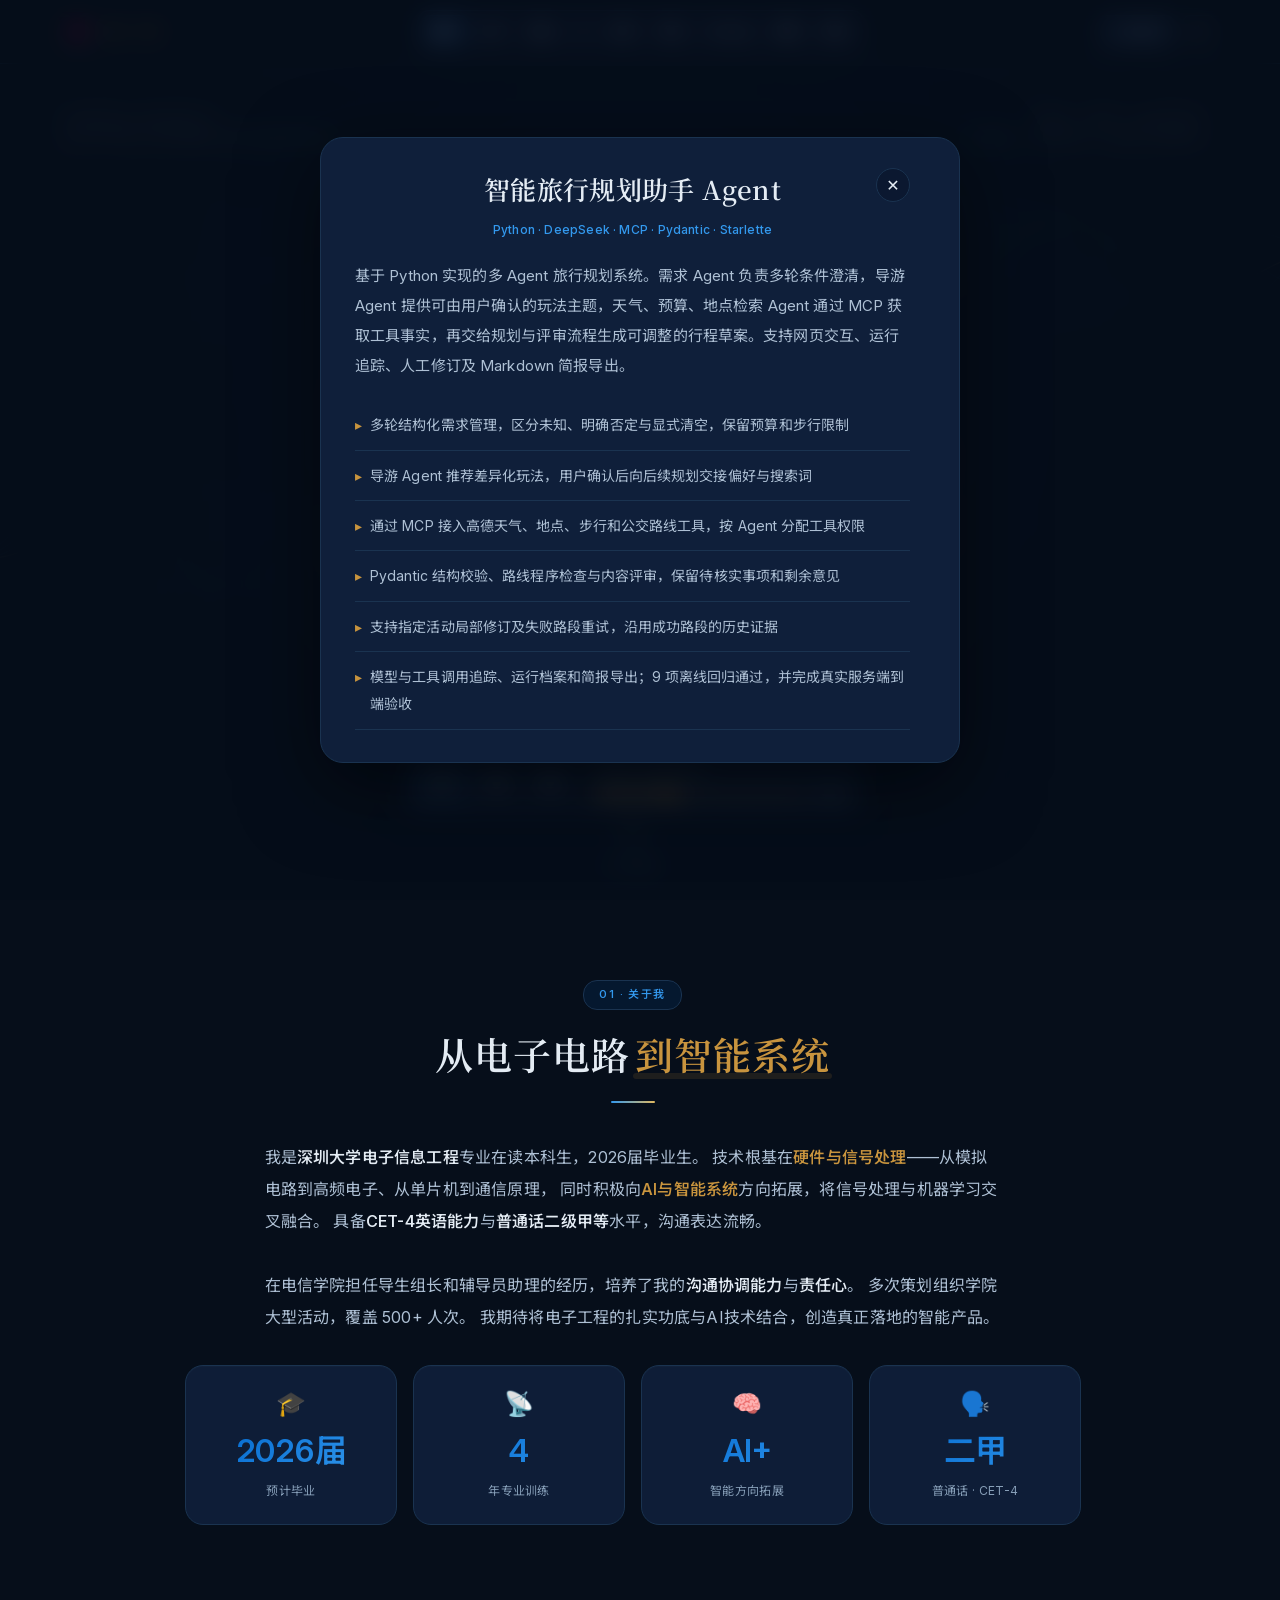
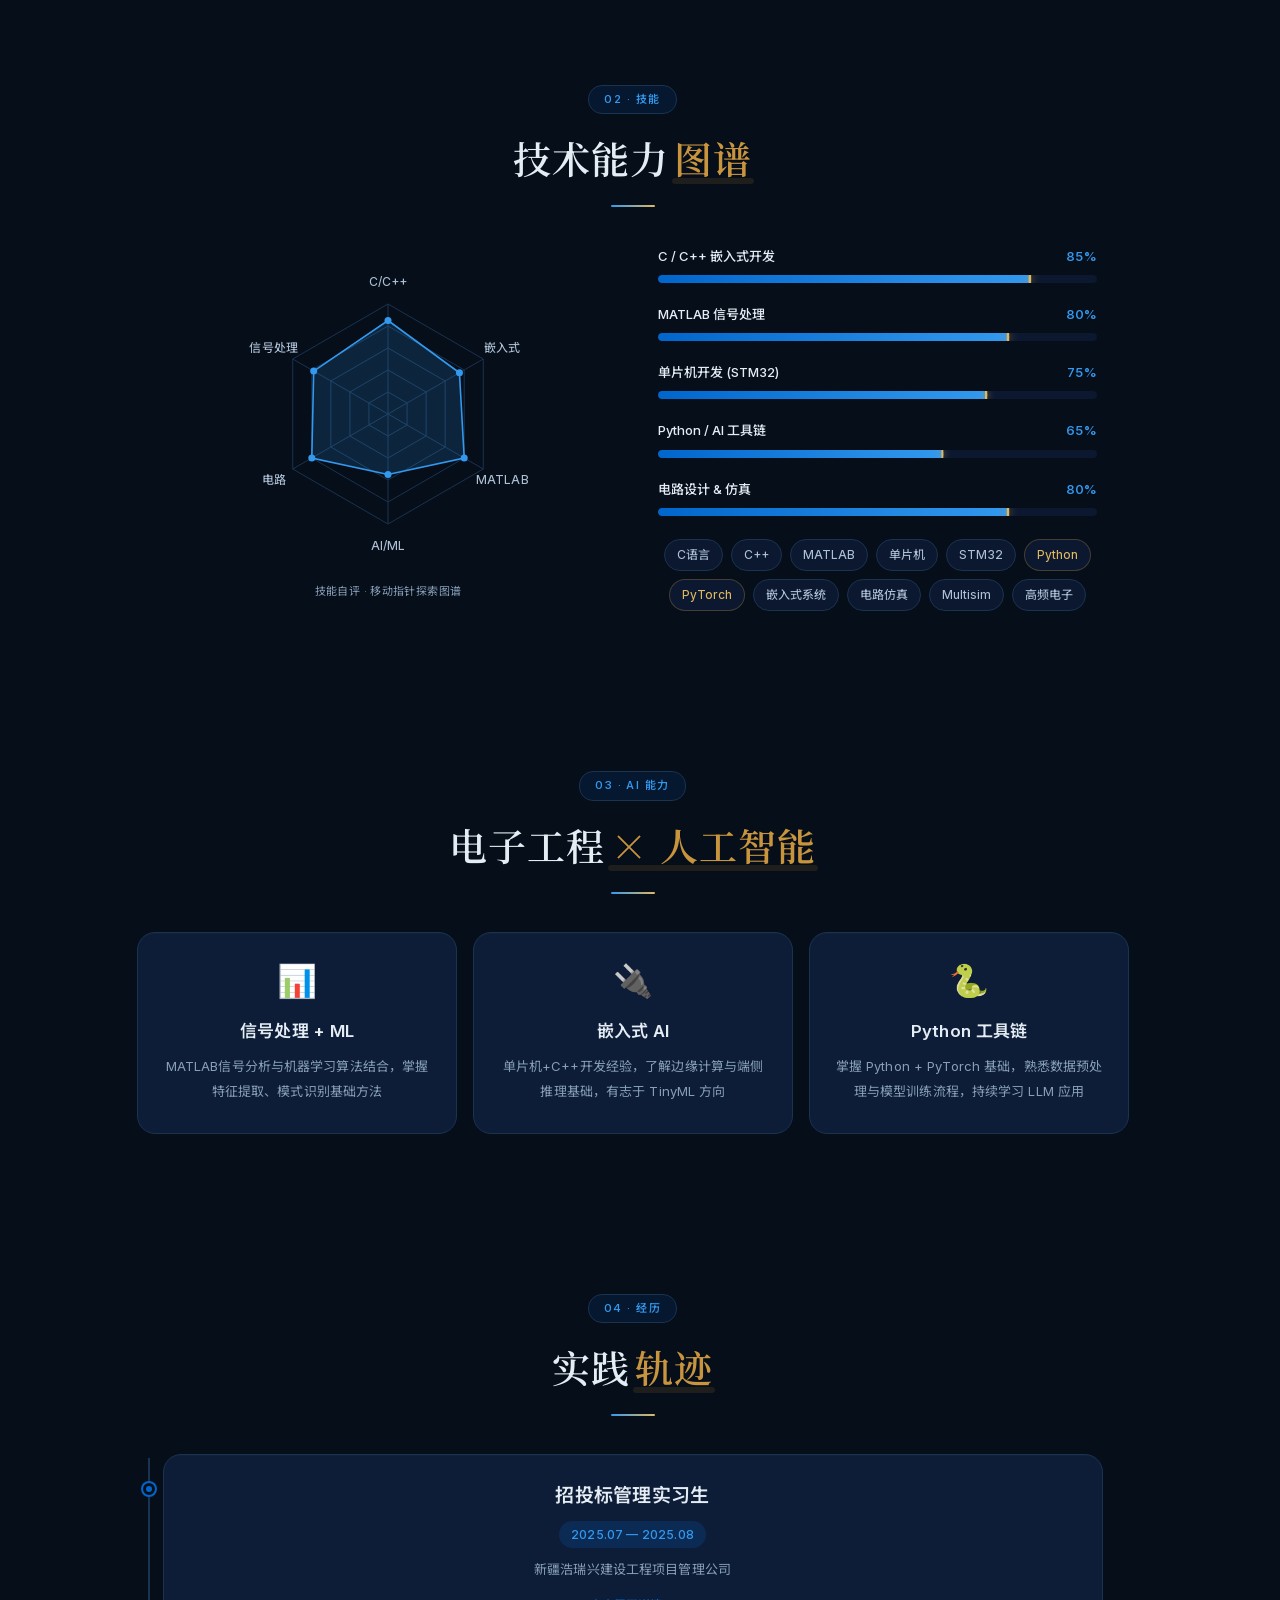
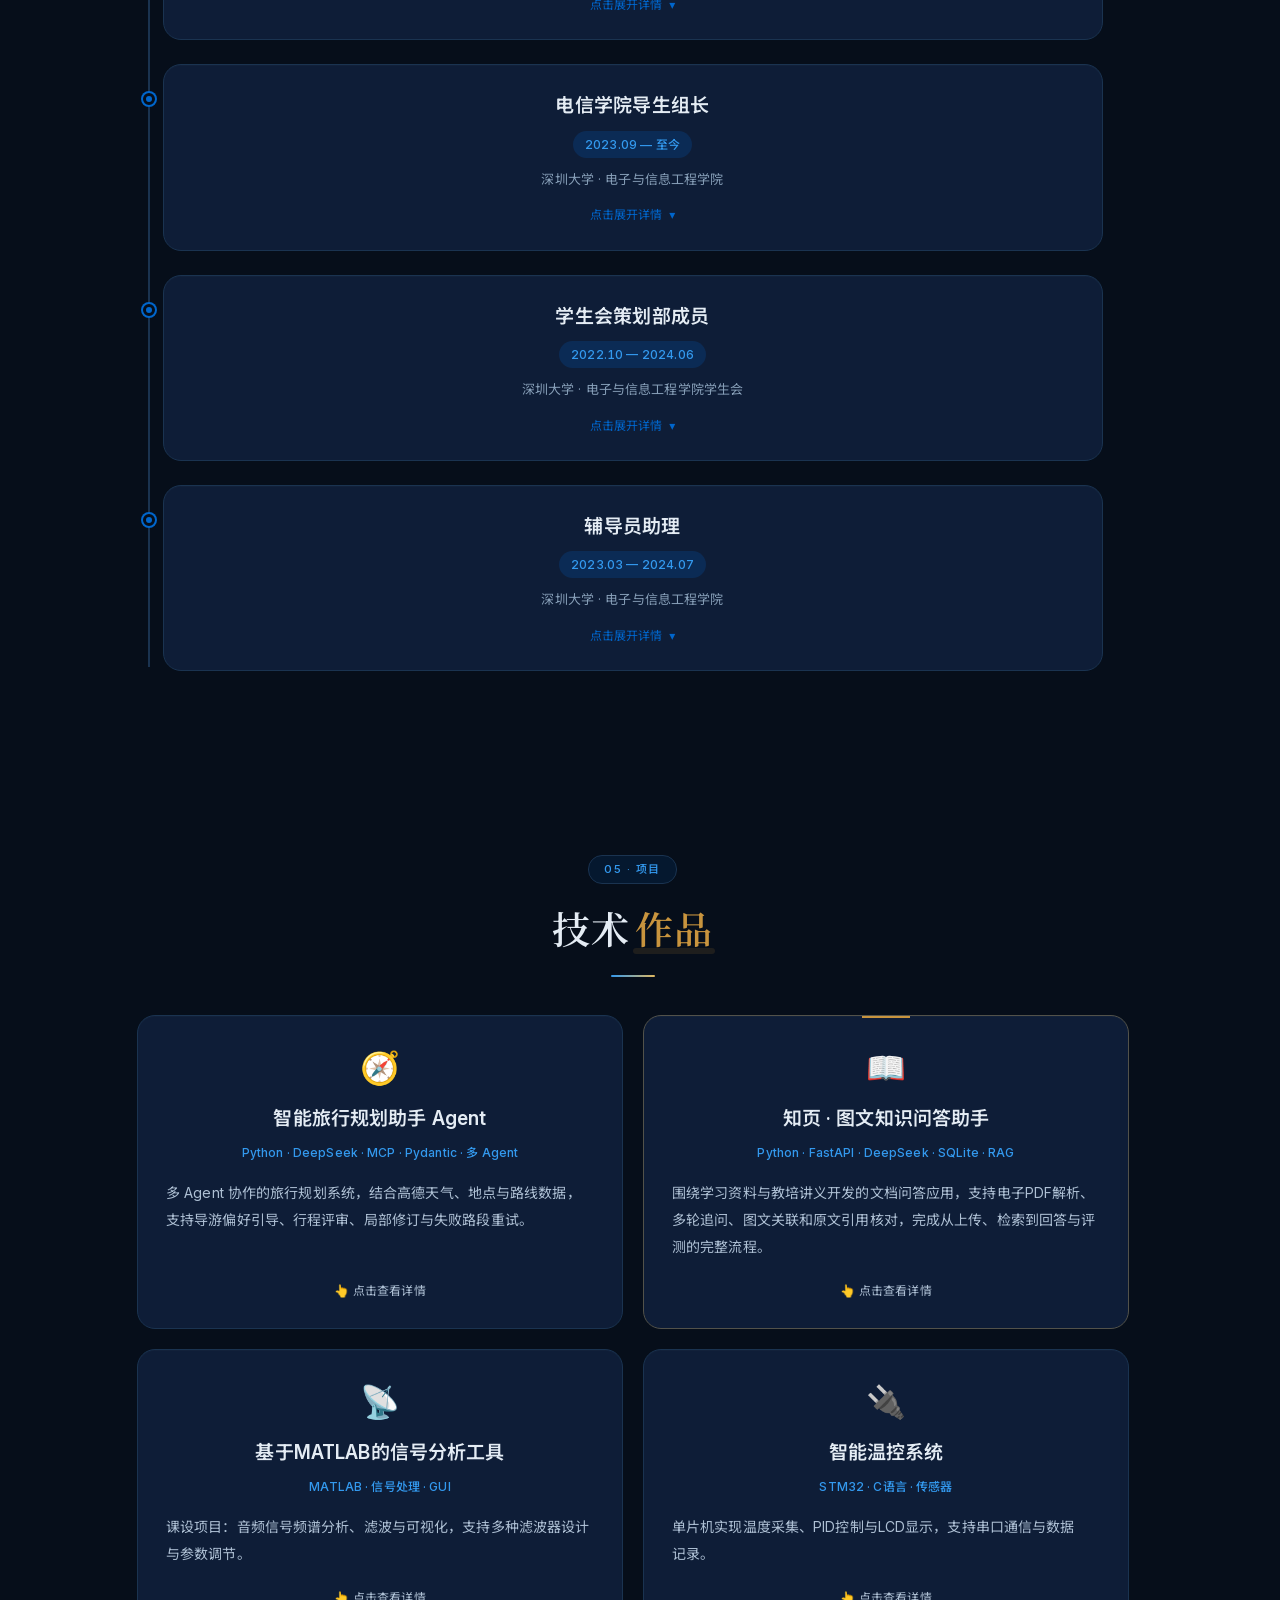
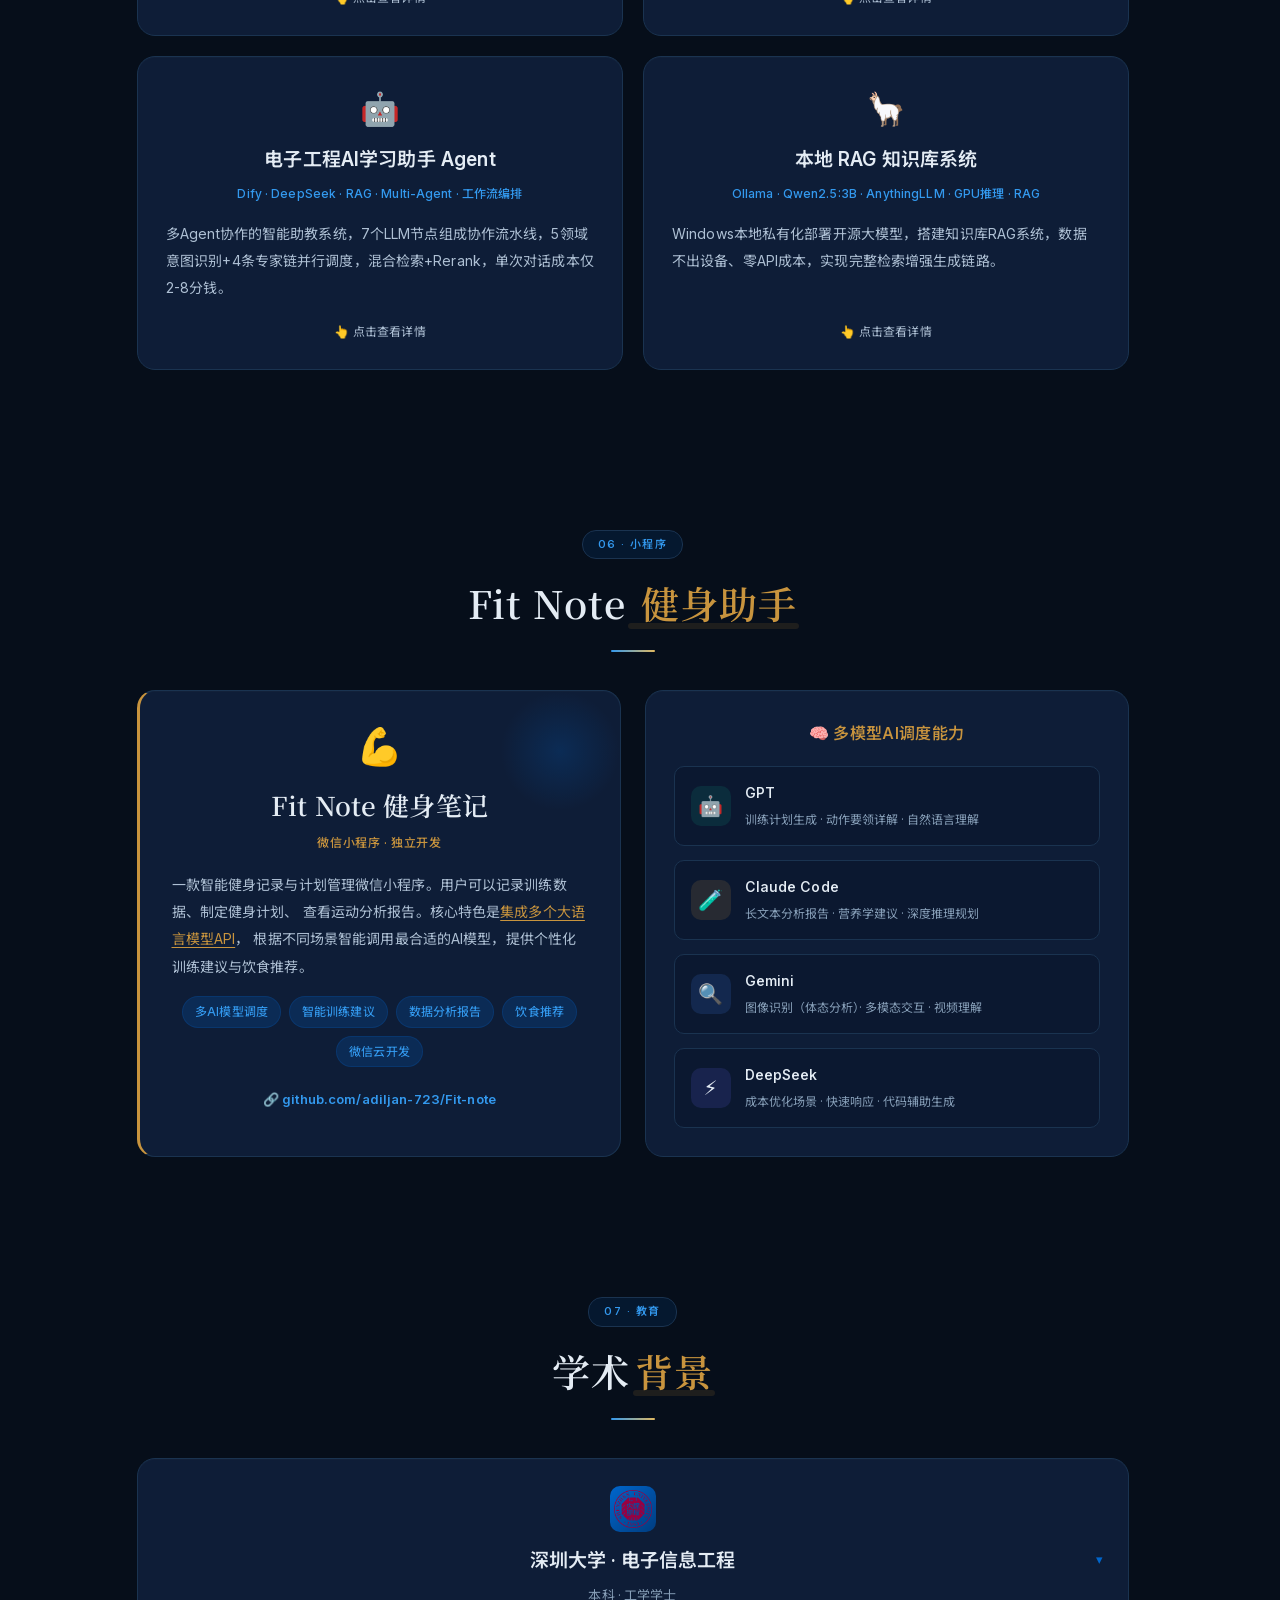
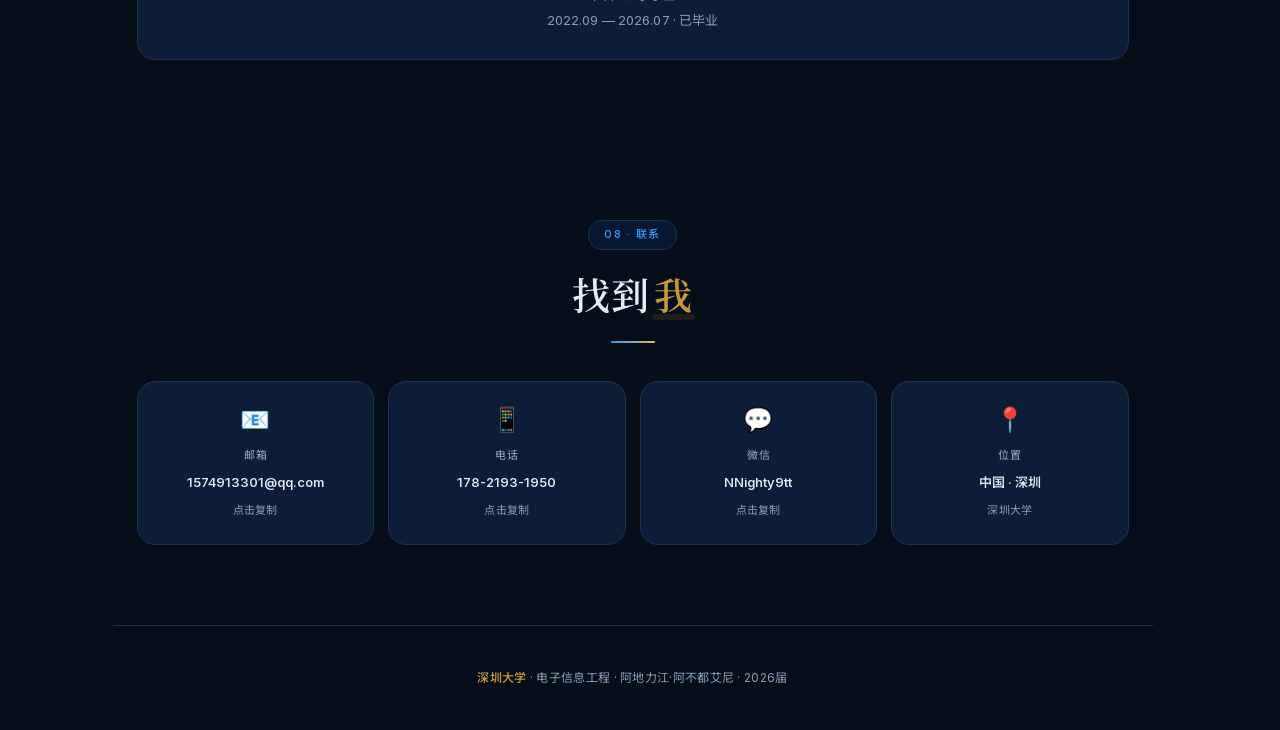
<file: travel/index.html>
<!doctype html>
<html lang="zh-CN">
<head>
  <meta charset="utf-8">
  <meta name="viewport" content="width=device-width, initial-scale=1">
  <title>智能旅行规划助手 · 项目介绍</title>
  <script>
    const local = ['127.0.0.1', 'localhost'].includes(location.hostname);
    location.replace(local ? './planner.html' : '../?project=travel#projects');
  </script>
</head>
<body>
  <p>智能旅行规划助手的介绍已合并到简历的技术作品中。</p>
  <p><a href="../?project=travel#projects">查看项目介绍</a></p>
</body>
</html>
</file>
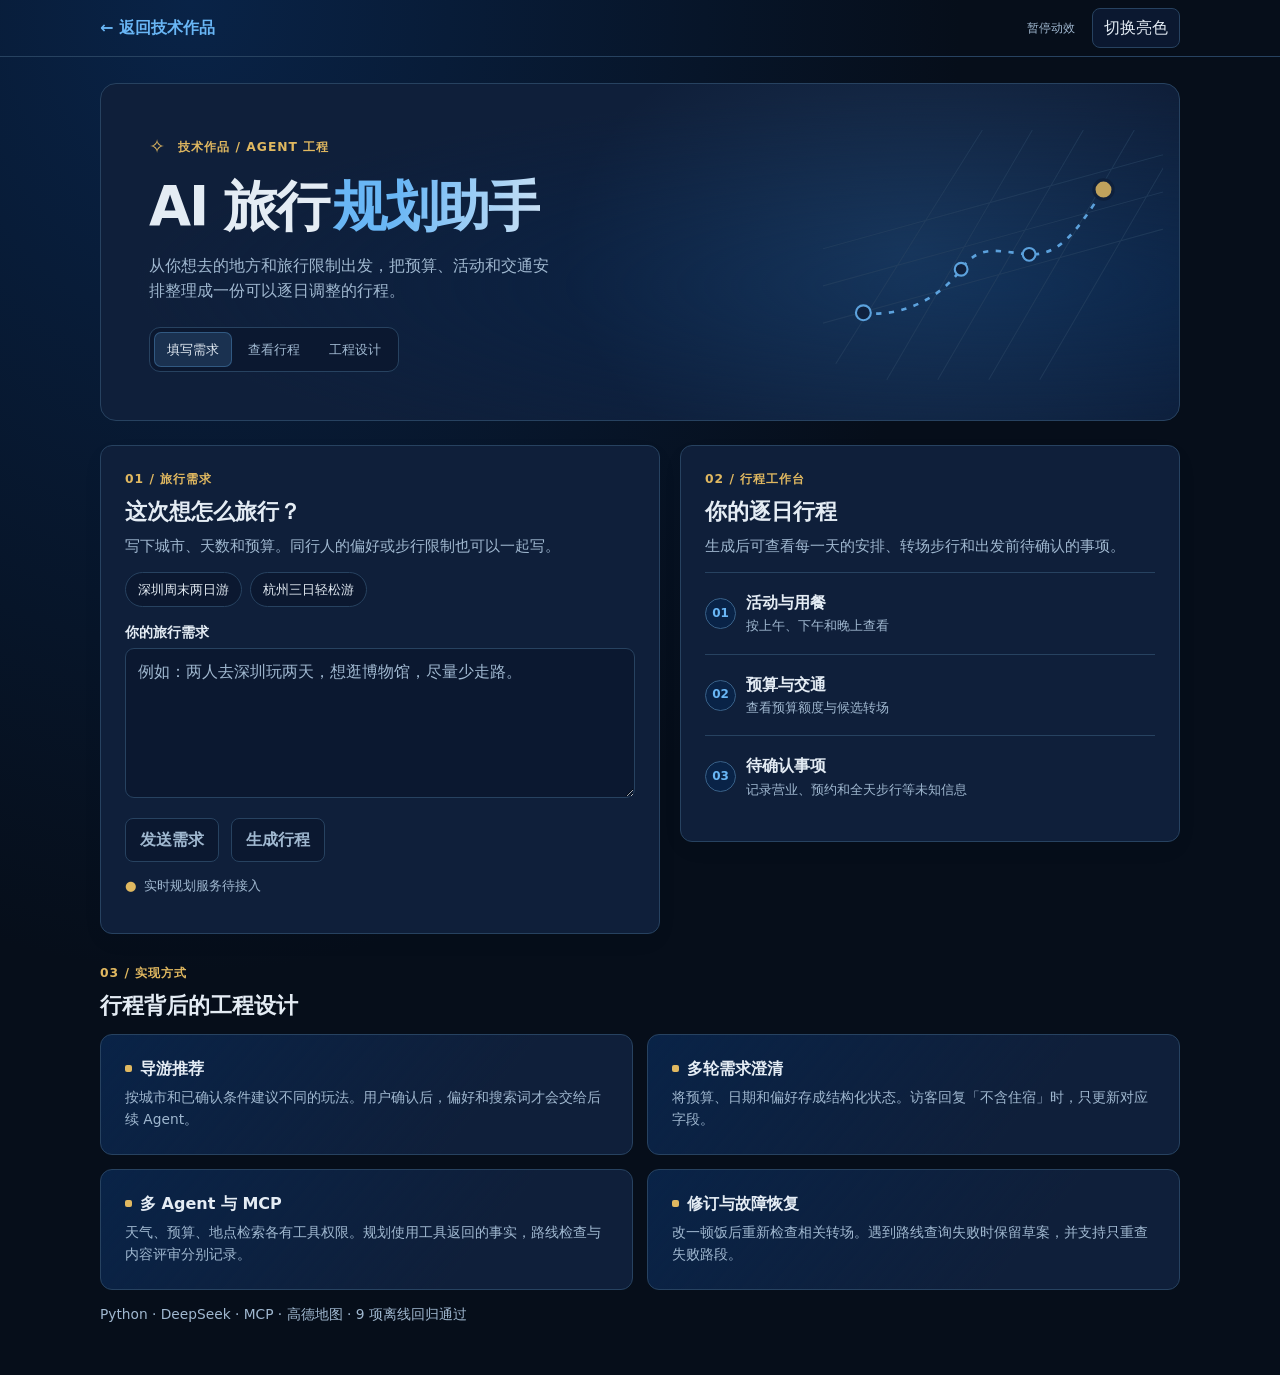
<file: travel/planner.html>
<!doctype html>
<html lang="zh-CN" data-theme="dark">
<head>
  <meta charset="utf-8">
  <meta name="viewport" content="width=device-width, initial-scale=1">
  <meta name="description" content="AI 旅行规划助手。按预算、日期和步行偏好准备可调整的逐日行程。">
  <meta name="travel-api-origin" content="">
  <title>AI 旅行规划助手 · 阿地力江</title>
  <link rel="stylesheet" href="./planner.css">
  <link rel="stylesheet" href="./motion.css">
  <script src="./motion.js" defer></script>
  <script src="./planner.js" defer></script>
  <script src="./live-planner.js" defer></script>
</head>
<body>
  <header class="site-header">
    <div class="reading-progress" aria-hidden="true"></div>
    <div class="header-inner">
      <a class="back" href="../#projects"><span aria-hidden="true">←</span> 返回技术作品</a>
      <div class="header-controls">
        <button class="motion-toggle" id="motion-toggle" type="button" hidden aria-pressed="false">暂停动效</button>
        <button class="theme" id="theme" type="button" hidden>切换亮色</button>
      </div>
    </div>
  </header>

  <main class="page">
    <section class="intro" aria-labelledby="page-title">
      <svg class="route-art" viewBox="0 0 320 210" fill="none" aria-hidden="true">
        <path d="M-30 180 350 75M-30 145 350 40M-30 110 350 5M12 210 150-10M60 225 197-10M108 225 245-10M156 225 293-10M204 225 341-10" class="route-grid"/>
        <path d="M38 162C76 167 112 146 130 121S166 105 194 107 240 84 264 46" class="route-line"/>
        <circle cx="38" cy="162" r="7" class="route-node"/><circle cx="130" cy="121" r="6" class="route-node"/>
        <circle cx="194" cy="107" r="6" class="route-node"/><circle cx="264" cy="46" r="9" class="route-end"/>
      </svg>
      <p class="eyebrow"><span class="compass-mark" aria-hidden="true">✧</span> 技术作品 / AGENT 工程</p>
      <h1 id="page-title"><span class="title-word">AI 旅行</span><span class="title-word">规划助手</span></h1>
      <p class="intro-copy">从你想去的地方和旅行限制出发，把预算、活动和交通安排整理成一份可以逐日调整的行程。</p>
      <nav class="page-nav" aria-label="规划页导航">
        <a href="#request" data-active="true">填写需求</a>
        <a href="#plan-workspace">查看行程</a>
        <a href="#engineering">工程设计</a>
        <span class="nav-highlight" aria-hidden="true"></span>
      </nav>
    </section>

    <div class="workspace">
      <section class="panel" id="request" aria-labelledby="request-title">
        <p class="eyebrow">01 / 旅行需求</p>
        <h2 id="request-title">这次想怎么旅行？</h2>
        <p class="muted">写下城市、天数和预算。同行人的偏好或步行限制也可以一起写。</p>
        <div class="examples" aria-label="旅行需求示例" hidden>
          <button type="button" data-scenario="shenzhen">深圳周末两日游</button>
          <button type="button" data-scenario="hangzhou">杭州三日轻松游</button>
        </div>
        <ol class="dialogue" id="dialogue" aria-label="旅行需求对话" hidden></ol>
        <p class="requirements" id="requirements" hidden></p>
        <form id="travel-form">
          <label for="travel-request">你的旅行需求</label>
          <textarea id="travel-request" rows="5" maxlength="600" placeholder="例如：两人去深圳玩两天，想逛博物馆，尽量少走路。"></textarea>
          <div class="request-footer">
            <button type="submit" class="submit" id="send" disabled>发送需求</button>
            <button type="button" class="submit" id="ask-guide" hidden>导游推荐玩法</button>
            <button type="button" class="submit" id="generate" disabled aria-describedby="service-note">生成行程</button>
            <button type="button" class="text-link reset" id="new-trip" hidden>新建会话</button>
          </div>
        </form>
        <p id="service-note" class="service-note" role="status">实时规划服务待接入</p>
        <div class="generation-track" id="generation-track" hidden aria-hidden="true"><span></span></div>
        <p id="action-error" class="service-error" role="alert" hidden></p>
        <section id="guide-menu" class="guide-menu" aria-labelledby="guide-title" hidden>
          <h3 id="guide-title">选一种或几种喜欢的玩法</h3>
          <p class="muted">这些是根据城市特色生成的主题建议。你选定后，地点和路线会在规划时查询。</p>
          <fieldset id="guide-options"><legend class="sr-only">推荐玩法</legend></fieldset>
          <button type="button" class="submit" id="confirm-guide" disabled>确认选中的玩法</button>
        </section>
      </section>

      <section class="panel itinerary" id="plan-workspace" aria-labelledby="plan-title">
        <p class="eyebrow">02 / 行程工作台</p>
        <h2 id="plan-title">你的逐日行程</h2>
        <p class="muted" id="plan-intro">生成后可查看每一天的安排、转场步行和出发前待确认的事项。</p>
        <ul class="plan-parts" id="plan-placeholder">
          <li><span class="step-orb" aria-hidden="true">01</span><div><strong>活动与用餐</strong><small>按上午、下午和晚上查看</small></div></li>
          <li><span class="step-orb" aria-hidden="true">02</span><div><strong>预算与交通</strong><small>查看预算额度与候选转场</small></div></li>
          <li><span class="step-orb" aria-hidden="true">03</span><div><strong>待确认事项</strong><small>记录营业、预约和全天步行等未知信息</small></div></li>
        </ul>
        <div id="plan-result" hidden></div>
        <details id="trace" hidden>
          <summary>查看本次实际调用</summary>
          <ol id="trace-list"></ol>
        </details>
      </section>
    </div>

    <section class="engineering" id="engineering" aria-labelledby="engineering-title">
      <p class="eyebrow">03 / 实现方式</p>
      <h2 id="engineering-title">行程背后的工程设计</h2>
      <div class="design-grid">
        <article><h3>导游推荐</h3><p>按城市和已确认条件建议不同的玩法。用户确认后，偏好和搜索词才会交给后续 Agent。</p></article>
        <article><h3>多轮需求澄清</h3><p>将预算、日期和偏好存成结构化状态。访客回复「不含住宿」时，只更新对应字段。</p></article>
        <article><h3>多 Agent 与 MCP</h3><p>天气、预算、地点检索各有工具权限。规划使用工具返回的事实，路线检查与内容评审分别记录。</p></article>
        <article><h3>修订与故障恢复</h3><p>改一顿饭后重新检查相关转场。遇到路线查询失败时保留草案，并支持只重查失败路段。</p></article>
      </div>
      <p class="project-note">Python · DeepSeek · MCP · 高德地图 · 9 项离线回归通过</p>
    </section>
  </main>
</body>
</html>
</file>
<file: travel/planner.css>
:root {
  color-scheme: dark;
  --bg: #060e1a;
  --panel: #0f1f3a;
  --surface: #0b1830;
  --text: #e4ecf4;
  --muted: #a0b8d0;
  --blue: #69b6f5;
  --gold: #e0b860;
  --line: #274260;
  --glow: #092347;
  font-family: "PingFang SC", "Microsoft YaHei", system-ui, sans-serif;
}
[data-theme="light"] {
  color-scheme: light;
  --bg: #f4f7fa;
  --panel: #fff;
  --surface: #eaf0f6;
  --text: #0a1f35;
  --muted: #3a5878;
  --blue: #0055aa;
  --gold: #825812;
  --line: #c1cfdf;
  --glow: #deebf7;
}
* { box-sizing: border-box; }
body { margin: 0; background: var(--bg); color: var(--text); line-height: 1.6; }
button, textarea { font: inherit; }
button:not(:disabled) { cursor: pointer; }
a:focus-visible, button:focus-visible, textarea:focus-visible { outline: 2px solid var(--blue); outline-offset: 4px; }
[hidden] { display: none !important; }
.site-header { border-bottom: 1px solid var(--line); }
.header-inner, .page { width: min(100% - 36px, 960px); margin: 0 auto; }
.header-inner { min-height: 56px; display: flex; align-items: center; justify-content: space-between; gap: 12px; }
.back, .text-link { color: var(--blue); font-weight: 650; text-decoration: none; }
.back:hover, .text-link:hover { text-decoration: underline; }
.theme, .examples button { padding: 6px 11px; color: var(--text); background: var(--surface); border: 1px solid var(--line); border-radius: 8px; }
.theme:hover, .examples button:hover { border-color: var(--blue); }
.page { padding: 26px 0 50px; }
.intro { position: relative; overflow: hidden; padding: clamp(24px, 6vw, 52px); border: 1px solid var(--line); border-radius: 16px; background: radial-gradient(ellipse at 83% 60%, var(--glow), transparent 68%), var(--panel); }
.intro > :not(svg) { position: relative; }
.route-art { position: absolute; width: min(40%, 320px); height: 100%; right: 16px; top: 0; }
.route-grid { stroke: var(--line); stroke-width: 1; opacity: .75; }
.route-line { stroke: var(--blue); stroke-width: 2.5; stroke-dasharray: 4 5; }
.route-node { fill: var(--panel); stroke: var(--blue); stroke-width: 2; }
.route-end { fill: var(--gold); stroke: var(--panel); stroke-width: 3; }
.eyebrow { margin: 0; color: var(--gold); font-size: .77rem; font-weight: 750; letter-spacing: .08em; }
h1, h2, h3 { line-height: 1.25; }
h1 { margin: 10px 0 12px; font-size: clamp(2rem, 6vw, 3.4rem); }
h1 span { color: var(--blue); }
.intro-copy { max-width: 34ch; margin: 0 0 16px; color: var(--muted); }
.workspace { display: grid; grid-template-columns: minmax(0, 1.12fr) minmax(0, 1fr); gap: 16px; margin: 18px 0 30px; }
.panel, .design-grid article { border: 1px solid var(--line); border-radius: 12px; background: var(--panel); padding: clamp(17px, 4vw, 24px); }
h2 { margin: 7px 0 9px; font-size: 1.4rem; }
.muted { margin: 0 0 14px; color: var(--muted); font-size: .92rem; }
.examples { display: flex; flex-wrap: wrap; gap: 8px; margin: 0 0 14px; }
.examples button { font-size: .83rem; }
label { display: block; margin-bottom: 5px; font-weight: 650; font-size: .88rem; }
textarea { width: 100%; min-height: 120px; padding: 10px 12px; resize: vertical; color: var(--text); background: var(--surface); border: 1px solid var(--line); border-radius: 9px; }
textarea::placeholder { color: var(--muted); }
.request-footer { display: flex; flex-wrap: wrap; align-items: center; gap: 8px 12px; margin-top: 12px; }
.submit { padding: 8px 14px; color: var(--muted); background: var(--surface); border: 1px solid var(--line); border-radius: 8px; font-weight: 650; }
.submit:not(:disabled) { color: var(--text); border-color: var(--blue); }
.submit:not(:disabled):hover { background: var(--glow); }
.reset { border: 0; background: transparent; padding: 6px 3px; }
.service-note { color: var(--muted); font-size: .83rem; }
.service-note::before { content: '●'; margin-right: 7px; color: var(--gold); }
.service-error { color: var(--gold); font-size: .86rem; }
.dialogue { list-style: none; max-height: 16rem; overflow-y: auto; margin: 0 0 12px; padding: 0; }
.dialogue li { margin: 0 0 8px; padding: 8px 10px; border-radius: 8px; background: var(--surface); font-size: .86rem; overflow-wrap: anywhere; }
.dialogue .user { border-left: 2px solid var(--blue); }
.dialogue .assistant { border-left: 2px solid var(--gold); }
.requirements, .plan-note { font-size: .85rem; color: var(--muted); overflow-wrap: anywhere; }
.guide-menu { border-top: 1px solid var(--line); margin-top: 16px; padding-top: 12px; }
.guide-menu h3 { margin: 0 0 7px; font-size: 1rem; }
.guide-menu fieldset { margin: 0 0 10px; padding: 0; border: 0; min-inline-size: 0; }
.guide-option { display: flex; align-items: flex-start; gap: 9px; padding: 9px 10px; background: var(--surface); border: 1px solid var(--line); border-radius: 8px; cursor: pointer; }
.guide-option input { margin-top: 5px; }
.guide-option small { display: block; color: var(--muted); font-weight: 400; }
.sr-only { position: absolute; width: 1px; height: 1px; padding: 0; overflow: hidden; clip-path: inset(50%); white-space: nowrap; }
.day-plan { border-top: 1px solid var(--line); padding: 10px 0; }
.day-plan h3 { margin: 0 0 5px; font-size: 1rem; }
.day-plan ul, #trace-list { padding-left: 1.15rem; font-size: .86rem; overflow-wrap: anywhere; }
.day-plan li { margin-bottom: 8px; }
.day-plan li p { margin: 3px 0 0; color: var(--muted); }
.day-plan button { margin-top: 5px; padding: 3px 8px; font-size: .79rem; }
#trace { margin-top: 12px; color: var(--muted); }
#trace summary { color: var(--blue); cursor: pointer; }
.plan-parts { list-style: none; padding: 0; margin: 0; }
.plan-parts li { display: flex; gap: 10px; align-items: center; padding: 10px 0; border-top: 1px solid var(--line); }
.plan-parts li > span { color: var(--blue); font-size: .75rem; font-weight: 700; }
.plan-parts strong, .plan-parts small { display: block; }
.plan-parts small { color: var(--muted); }
.engineering { scroll-margin-top: 16px; }
.design-grid { display: grid; grid-template-columns: repeat(3, minmax(0, 1fr)); gap: 12px; margin-top: 15px; }
.design-grid h3 { margin: 0 0 7px; font-size: 1rem; }
.design-grid p, .project-note { margin: 0; color: var(--muted); font-size: .86rem; }
.project-note { margin-top: 13px; }
@media (max-width: 700px) {
  .workspace, .design-grid { grid-template-columns: 1fr; }
  .route-art { opacity: .37; right: 0; }
}
</file>
<file: travel/motion.css>
:root {
  --motion-ease: cubic-bezier(.2, .8, .2, 1);
  --motion-spring: cubic-bezier(.22, 1.18, .35, 1);
}
html { scroll-behavior: smooth; scroll-padding-top: 24px; }
body { background-image: radial-gradient(ellipse at 15% 0, var(--glow), transparent 50%); }
.header-inner, .page { width: min(100% - 36px, 1080px); }
.header-controls { display: flex; gap: 8px; align-items: center; }
.site-header { position: relative; }
.reading-progress { position: fixed; inset: 0 auto auto 0; height: 2px; width: 100%; background: linear-gradient(90deg, var(--blue), var(--gold)); transform: scaleX(var(--reading-progress, 0)); transform-origin: left; z-index: 20; pointer-events: none; }
.motion-toggle { border: 0; color: var(--muted); background: transparent; padding: 7px 9px; font-size: .78rem; }
.theme { min-width: 84px; }
button, .page-nav a, .back, .guide-option, .design-grid article, .panel, textarea {
  transition: transform .24s var(--motion-spring), box-shadow .24s var(--motion-ease), border-color .2s, color .2s, background-color .2s;
}
button { position: relative; isolation: isolate; overflow: hidden; }
button:active:not(:disabled) { transform: scale(.965); }
button:disabled { cursor: not-allowed; }
.submit:not(:disabled):hover, .theme:hover { transform: translateY(-2px); box-shadow: 0 5px 15px color-mix(in srgb, var(--blue) 12%, transparent); }
#generate:not(:disabled) { color: #fff; background: #0867bd; border-color: #167acf; box-shadow: 0 3px 16px #0066cc20; }
.intro { min-height: 300px; padding: clamp(25px, 6vw, 48px); }
.intro::before { content: ''; position: absolute; inset: -30% -10% -30% 40%; background: radial-gradient(ellipse, color-mix(in srgb, var(--blue) 13%, transparent), transparent 65%); animation: aurora-drift 14s ease-in-out infinite alternate; pointer-events: none; }
.intro > :not(svg) { z-index: 1; }
.intro-copy { max-width: 40ch; }
h1 { letter-spacing: -.04em; }
h1 .title-word { display: inline-block; }
h1 .title-word:first-child { color: var(--text); margin-right: .1em; }
h1 > span:last-child { background: linear-gradient(105deg, var(--blue) 15%, var(--text) 55%, var(--blue) 85%); background-size: 220% auto; color: transparent; background-clip: text; animation: title-light 9s ease-in-out infinite; }
.compass-mark { display: inline-block; font-size: 1.2rem; margin-right: 7px; vertical-align: -2px; animation: compass-turn 14s ease-in-out infinite; }
.route-art { width: min(43%, 340px); opacity: .85; }
.route-line { stroke-dasharray: 5 7; animation: route-travel 7s linear infinite; }
.route-node { transform-box: fill-box; transform-origin: center; animation: node-breathe 5s ease-in-out infinite; }
.route-node:nth-of-type(3) { animation-delay: 1.4s; }
.route-end { transform-box: fill-box; transform-origin: center; animation: node-breathe 5s ease-in-out 2.2s infinite; }
.page-nav { position: relative; display: inline-flex; flex-wrap: nowrap; gap: 3px; margin-top: 7px; padding: 4px; border: 1px solid var(--line); border-radius: 11px; background: var(--surface); max-width: 100%; }
.page-nav a { position: relative; z-index: 1; padding: 7px 13px; border-radius: 7px; text-decoration: none; color: var(--muted); font-size: .84rem; white-space: nowrap; }
.page-nav a[data-active="true"] { color: var(--text); }
.page-nav a:hover { color: var(--text); }
.nav-highlight { position: absolute; top: 4px; left: 4px; height: calc(100% - 8px); border-radius: 7px; border: 1px solid color-mix(in srgb, var(--blue) 30%, transparent); background: color-mix(in srgb, var(--blue) 12%, var(--panel)); pointer-events: none; transition: transform .4s var(--motion-spring), width .4s var(--motion-spring); }
.workspace { gap: 20px; margin-top: 24px; align-items: start; }
.panel { position: relative; box-shadow: 0 8px 25px #00000008; }
.panel:focus-within { border-color: color-mix(in srgb, var(--blue) 65%, var(--line)); }
textarea:focus { border-color: var(--blue); box-shadow: 0 0 0 4px color-mix(in srgb, var(--blue) 9%, transparent); }
.examples button { border-radius: 20px; padding-inline: 12px; }
.examples button[aria-pressed="true"] { color: var(--blue); border-color: var(--blue); background: var(--glow); }
.step-orb { display: grid; place-items: center; flex: 0 0 31px; height: 31px; border-radius: 50%; background: var(--glow); border: 1px solid color-mix(in srgb, var(--blue) 27%, var(--line)); }
.plan-parts li { padding-block: 17px; }
.generation-track { height: 3px; background: var(--line); border-radius: 9px; overflow: hidden; margin-top: 11px; }
.generation-track span { display: block; width: 34%; height: 100%; background: linear-gradient(90deg, transparent, var(--blue), var(--gold)); border-radius: inherit; animation: indeterminate 1.6s ease-in-out infinite; }
.is-loading .service-note::before, [data-loading="true"]::before { content: ''; display: inline-block; width: 10px; height: 10px; margin-right: 7px; border: 2px solid currentColor; border-right-color: transparent; border-radius: 50%; vertical-align: -2px; animation: spinner .8s linear infinite; }
.itinerary[aria-busy="true"] #plan-placeholder { position: relative; overflow: hidden; }
.itinerary[aria-busy="true"] #plan-placeholder::after { content: ''; position: absolute; inset: 0; background: linear-gradient(110deg, transparent 25%, color-mix(in srgb, var(--blue) 9%, transparent) 50%, transparent 75%); transform: translateX(-100%); animation: placeholder-shine 2.6s ease-in-out infinite; pointer-events: none; }
.dialogue { scroll-behavior: smooth; }
.dialogue li { padding: 10px 12px; }
.dialogue .assistant { background: color-mix(in srgb, var(--gold) 5%, var(--surface)); }
.requirements { display: flex; flex-wrap: wrap; gap: 6px; }
.requirement-chip { display: inline-flex; padding: 3px 8px; font-size: .77rem; border: 1px solid var(--line); border-radius: 6px; background: var(--surface); }
.guide-menu { scroll-margin-top: 16px; }
.guide-option { position: relative; margin-bottom: 8px; padding: 11px; }
.guide-option:has(input:checked) { border-color: var(--blue); background: color-mix(in srgb, var(--blue) 10%, var(--surface)); box-shadow: 0 2px 10px color-mix(in srgb, var(--blue) 9%, transparent); transform: translateX(3px); }
.guide-option input { accent-color: var(--blue); width: 16px; height: 16px; flex-shrink: 0; }
.guide-option:has(input:focus-visible) { outline: 2px solid var(--blue); outline-offset: 3px; }
.guide-option small { margin-top: 3px; }
.day-plan { position: relative; padding: 16px 0; }
.day-plan h3 { color: var(--blue); }
.day-plan > summary { font-weight: 700; color: var(--blue); }
.day-plan li { padding-left: 2px; }
.day-plan li::marker { color: var(--gold); }
details { margin-top: 12px; }
summary { cursor: pointer; padding-block: 7px; }
summary::marker { color: var(--blue); }
.details-body { padding-bottom: 7px; }
.design-grid { grid-template-columns: repeat(2, minmax(0, 1fr)); gap: 14px; }
.design-grid article { background: linear-gradient(130deg, var(--glow), transparent 70%), var(--panel); transform-style: preserve-3d; }
.design-grid article h3::before { content: ''; display: inline-block; margin-right: 8px; width: 7px; height: 7px; border-radius: 2px; background: var(--gold); vertical-align: 2px; }
.ripple-ink { position: absolute; border-radius: 50%; pointer-events: none; background: currentColor; opacity: .2; z-index: -1; }
.submit::after { content: ''; position: absolute; width: 25%; height: 200%; top: -50%; left: -45%; transform: rotate(25deg); background: linear-gradient(90deg, transparent, #ffffff1c, transparent); pointer-events: none; }
.submit:hover:not(:disabled)::after { animation: button-shine .65s ease-out; }
@media (hover: hover) and (pointer: fine) {
  .back:hover span { display: inline-block; transform: translateX(-3px); }
  .design-grid article:hover { border-color: color-mix(in srgb, var(--blue) 65%, var(--line)); box-shadow: 0 12px 26px #00000014; }
}
@keyframes aurora-drift { to { transform: translate(-8%, 8%) rotate(10deg); } }
@keyframes title-light { 50% { background-position: 100% center; } }
@keyframes compass-turn { 40% { transform: rotate(90deg); } 65% { transform: rotate(90deg); } }
@keyframes route-travel { to { stroke-dashoffset: -84; } }
@keyframes node-breathe { 50% { transform: scale(1.2); } }
@keyframes spinner { to { transform: rotate(360deg); } }
@keyframes indeterminate { from { transform: translateX(-110%); } to { transform: translateX(400%); } }
@keyframes placeholder-shine { to { transform: translateX(100%); } }
@keyframes button-shine { to { left: 135%; } }
::view-transition-old(root), ::view-transition-new(root) { animation: none; mix-blend-mode: normal; }
::view-transition-new(root) { z-index: 2; }
html[data-motion="paused"] *, html[data-motion="paused"] *::before, html[data-motion="paused"] *::after { animation-play-state: paused !important; transition-duration: 0s !important; scroll-behavior: auto !important; }
@media (prefers-reduced-motion: reduce) {
  *, *::before, *::after { animation: none !important; transition: none !important; scroll-behavior: auto !important; }
}
@media (max-width: 700px) {
  .workspace, .design-grid { grid-template-columns: 1fr; }
  .intro { min-height: 270px; }
  .route-art { opacity: .25; }
  .page-nav a { padding-inline: 10px; }
  .header-inner { min-height: 62px; }
  .header-controls { gap: 0; }
  .motion-toggle { font-size: .73rem; padding-inline: 5px; }
}
</file>
